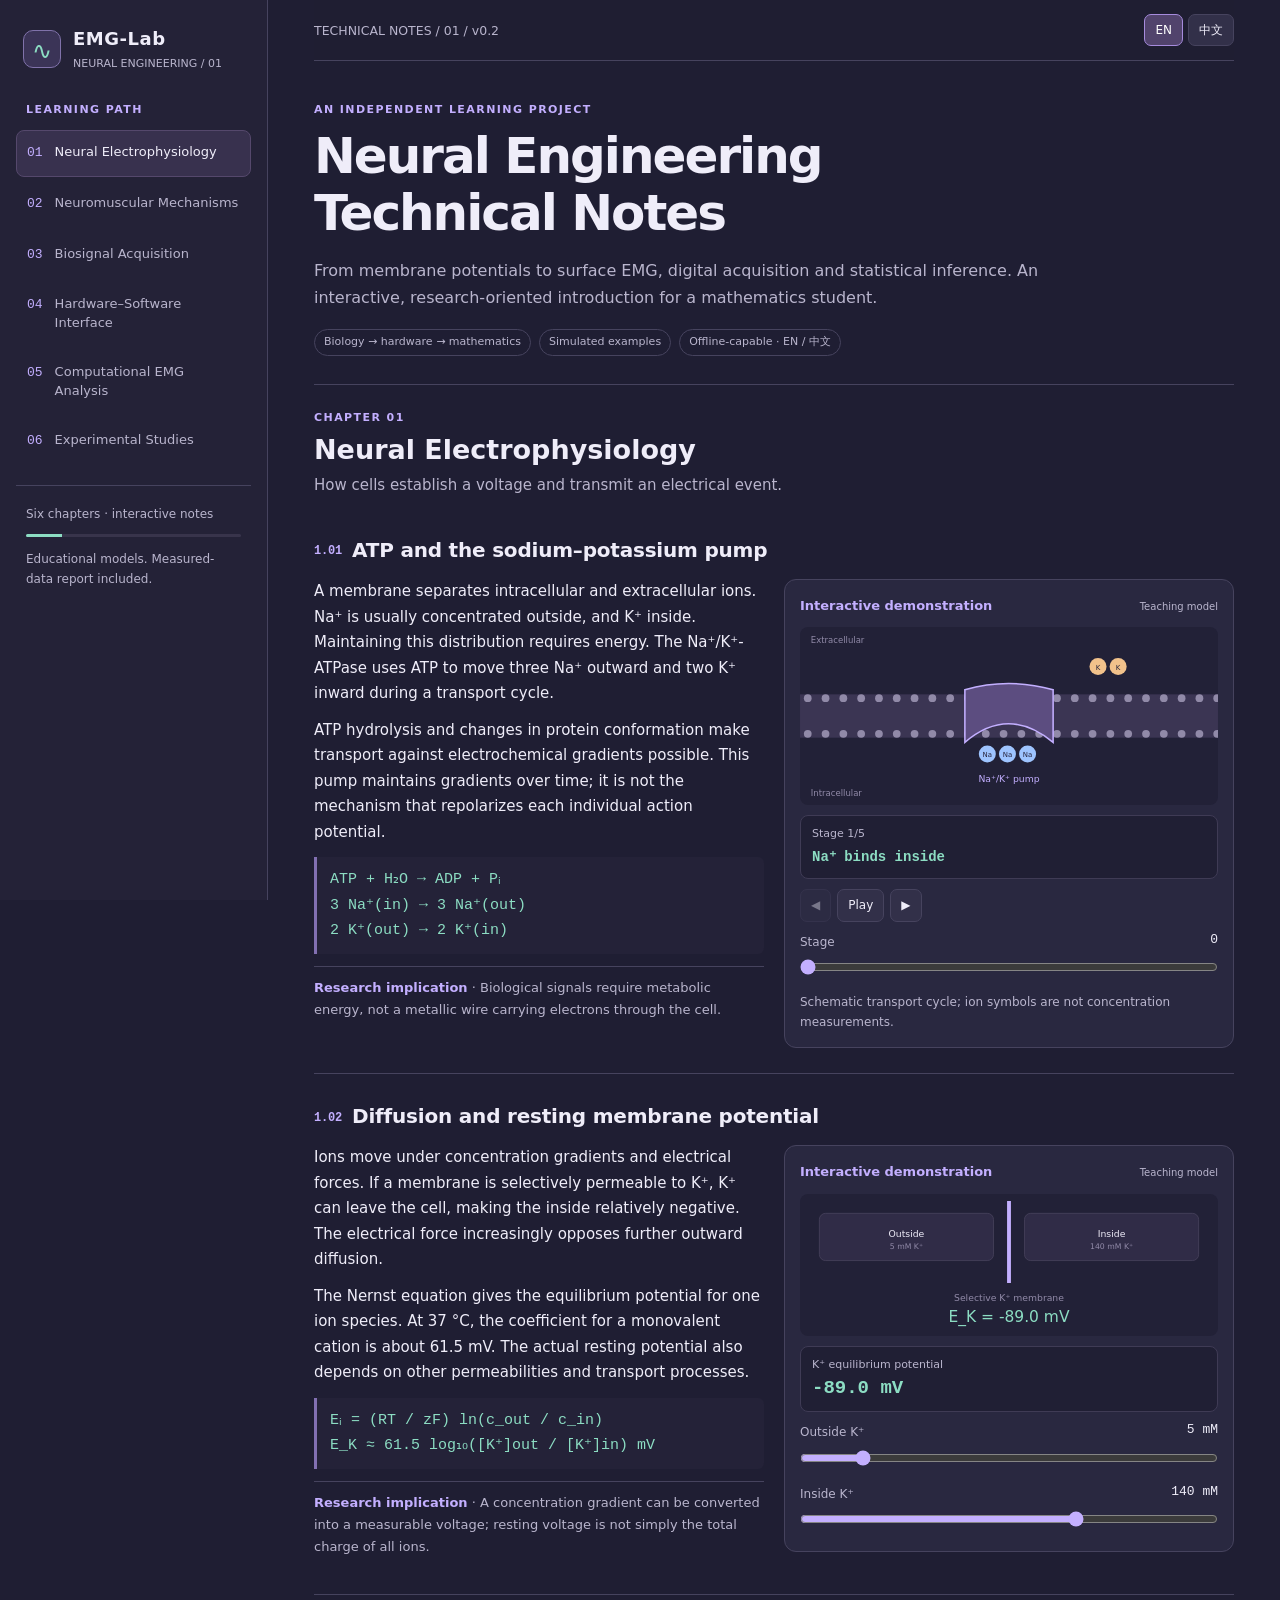
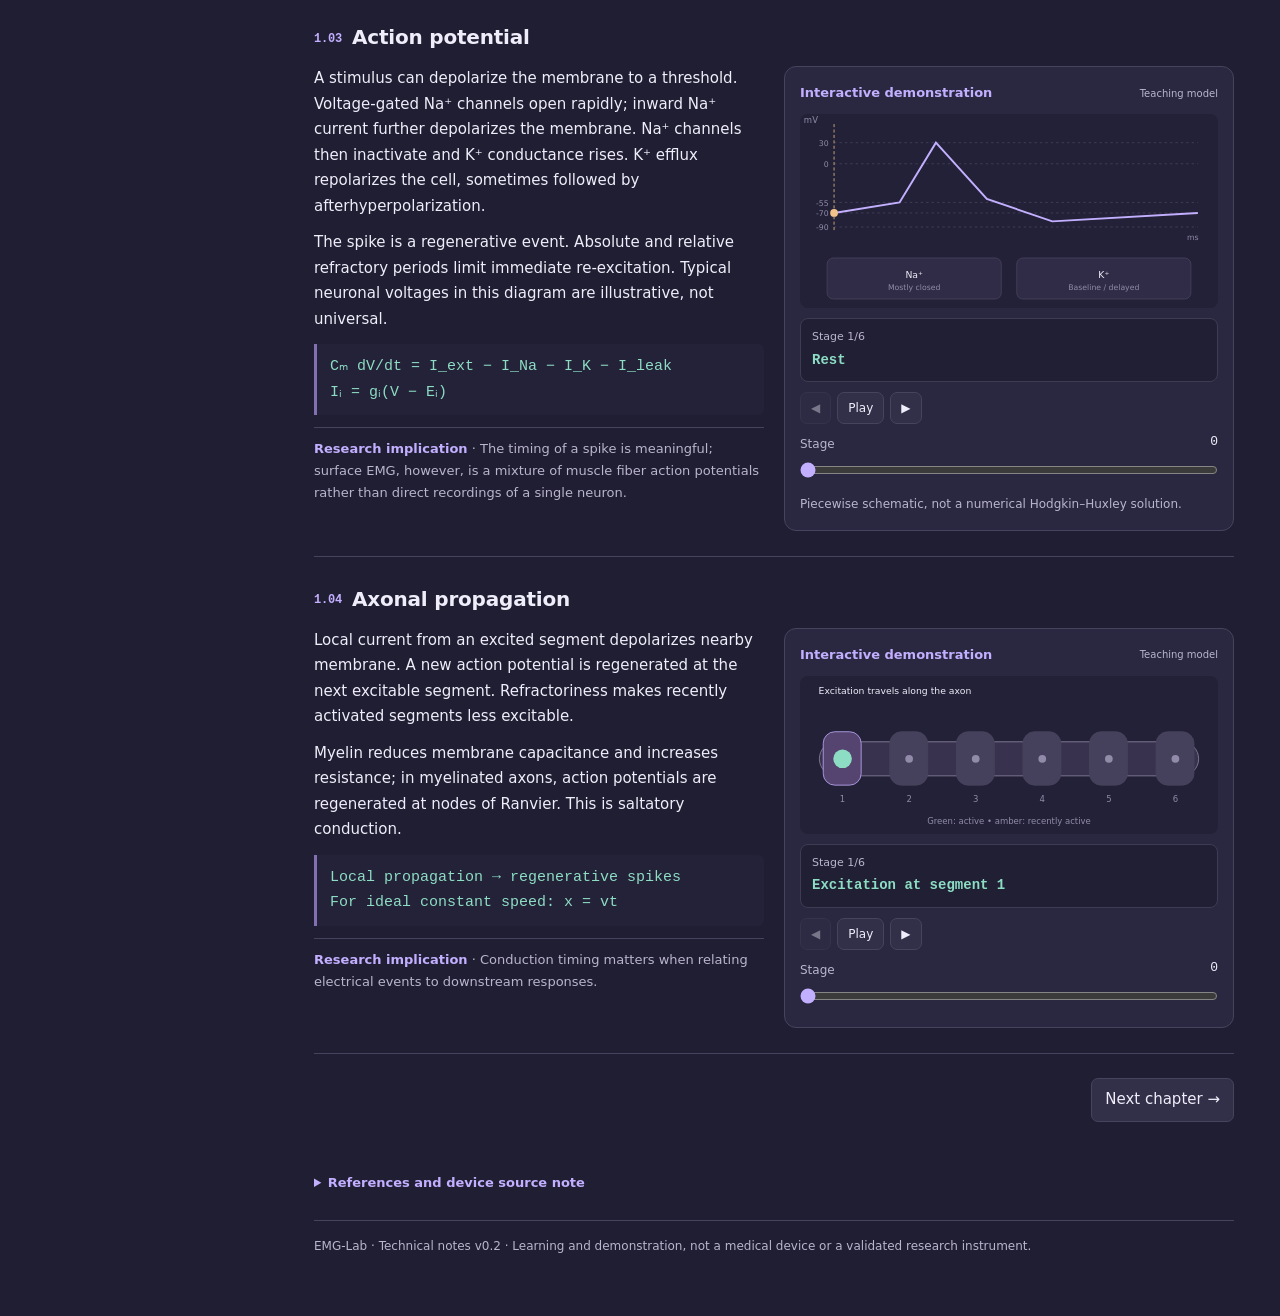
<file: docs/index.html>
<!doctype html>
<html lang="en"><head><meta charset="utf-8"><meta name="viewport" content="width=device-width,initial-scale=1"><meta name="color-scheme" content="dark"><title>EMG-Lab | Neural Engineering Notes</title>
<style>
:root{--bg:#1f1e33;--panel:#292840;--panel2:#323049;--line:#46435e;--text:#efedf9;--muted:#b9b5cd;--purple:#c3afff;--green:#8cddc3;--gold:#f2c28b;--blue:#9ec4ff;--red:#ffadac;--nav:268px}*{box-sizing:border-box}html{scroll-behavior:smooth}body{margin:0;background:var(--bg);color:var(--text);font:15px/1.7 system-ui,-apple-system,BlinkMacSystemFont,"Segoe UI",sans-serif}a{color:var(--purple);text-underline-offset:3px}button,input,select{font:inherit}button,select{cursor:pointer}button{color:var(--text);background:var(--panel2);border:1px solid var(--line);border-radius:7px;padding:8px 13px}button:hover,button:focus-visible{border-color:var(--purple)}button.active{background:#51436c;border-color:#a68bdd;color:#fff}button:disabled{opacity:.4;cursor:default}input[type=range]{accent-color:var(--purple);width:100%;margin:7px 0}input[type=text],textarea,select{background:#201f34;color:var(--text);border:1px solid var(--line);border-radius:6px;padding:9px;width:100%;font-family:inherit}textarea{resize:vertical;min-height:75px}input:focus-visible,button:focus-visible,textarea:focus-visible,a:focus-visible{outline:2px solid var(--green);outline-offset:3px}aside{position:fixed;inset:0 auto 0 0;width:var(--nav);background:#242237;border-right:1px solid var(--line);padding:24px 16px;overflow:auto;z-index:10}.brand{display:flex;gap:12px;align-items:center;margin:0 7px 28px}.brandmark{width:38px;height:38px;border:1px solid #8072aa;border-radius:10px;background:#3b3457;display:grid;place-items:center;color:var(--green);font-size:24px}.brand strong{display:block;font-size:18px;letter-spacing:.03em}.brand small{display:block;color:var(--muted);font-size:11px}.navlabel,.eyebrow{font-size:11px;text-transform:uppercase;letter-spacing:.13em;color:var(--purple);font-weight:650}.navlabel{margin:0 10px 10px}nav a{display:flex;gap:12px;align-items:start;color:var(--muted);text-decoration:none;padding:12px 10px;border-radius:8px;margin:4px 0;border:1px solid transparent;line-height:1.45}nav a.active{background:#38314e;border-color:#55486c;color:var(--text)}nav a:hover{background:var(--panel2)}nav .num{font:13px/1.6 ui-monospace,monospace;color:var(--purple);flex-shrink:0}nav a span:last-child{font-size:13px}.asidefoot{border-top:1px solid var(--line);padding:18px 10px;margin-top:20px;color:var(--muted);font-size:12px}main{margin-left:var(--nav);max-width:1440px;padding:0 46px 60px}.top{position:sticky;top:0;z-index:5;background:rgba(31,30,51,.97);display:flex;justify-content:space-between;align-items:center;gap:10px;border-bottom:1px solid var(--line);padding:14px 0;backdrop-filter:blur(8px)}.top small{color:var(--muted)}.lang{display:flex;gap:5px}.lang button{padding:5px 10px;font-size:12px}.hero{padding:40px 0 28px;max-width:1000px}.hero h1{font-size:clamp(29px,4.2vw,50px);line-height:1.13;margin:8px 0 12px;letter-spacing:-.04em}.hero p{color:var(--muted);max-width:770px;font-size:16px}.chips{display:flex;gap:8px;flex-wrap:wrap;margin-top:18px}.chip{font-size:11px;border:1px solid var(--line);padding:3px 9px;border-radius:20px;color:var(--muted)}.chapter{display:none;max-width:1080px}.chapter.active{display:block}.chapterhead{border-top:1px solid var(--line);padding:24px 0 4px}.chapterhead h2{font-size:27px;margin:5px 0 2px;line-height:1.25}.chapterhead p{margin:6px 0;color:var(--muted)}article{padding:25px 0;border-bottom:1px solid var(--line)}article h3{margin:0 0 12px;font-size:20px;letter-spacing:-.01em}article h3 .index{font-size:12px;color:var(--purple);margin-right:10px;vertical-align:middle;font-family:ui-monospace,monospace}.columns{display:grid;grid-template-columns:minmax(0,1fr) minmax(0,1fr);gap:20px;align-items:start}.copy p{margin:0 0 11px}.math{font:15px/1.7 ui-monospace,SFMono-Regular,Consolas,monospace;color:var(--green);background:#242238;border-left:3px solid #8270b2;border-radius:0 6px 6px 0;padding:10px 13px;margin:12px 0;white-space:pre-wrap;overflow-wrap:anywhere}.research{font-size:13px;color:var(--muted);margin-top:13px;padding-top:10px;border-top:1px solid var(--line)}.research strong{color:var(--purple)}.demo{border:1px solid var(--line);border-radius:12px;padding:15px;background:var(--panel);min-width:0}.demohead{display:flex;align-items:center;justify-content:space-between;gap:10px;margin-bottom:10px}.demohead strong{font-size:13px;color:var(--purple)}.demohead small{color:var(--muted);font-size:10px}.control{margin-top:10px}.control label{display:flex;justify-content:space-between;gap:6px;font-size:12px;color:var(--muted)}.control output{color:var(--text);font:13px ui-monospace,monospace}.metrics{display:flex;gap:8px;flex-wrap:wrap;margin:10px 0}.metric{background:#201f34;border:1px solid #3f3b55;border-radius:8px;padding:9px 11px;flex:1;min-width:90px}.metric small{display:block;color:var(--muted);font-size:11px}.metric strong{color:var(--green);font:600 19px/1.45 ui-monospace,monospace;overflow-wrap:anywhere}.note{font-size:12px;color:var(--muted);margin:8px 0 0}.buttons{display:flex;gap:6px;flex-wrap:wrap;margin:8px 0}.buttons button{font-size:12px;padding:5px 10px}svg{display:block;width:100%;height:auto;background:#222137;border-radius:8px}svg text{font-family:system-ui,sans-serif}table{border-collapse:collapse;width:100%;font-size:13px;line-height:1.5}th,td{padding:8px 9px;border-bottom:1px solid var(--line);text-align:left}th{color:var(--purple);font-weight:600}td{overflow-wrap:anywhere}pre.code{white-space:pre-wrap;overflow-wrap:anywhere;font:12px/1.7 ui-monospace,monospace;background:#201f34;padding:12px;border-radius:6px;margin:10px 0;color:var(--green)}.sequence{display:grid;gap:3px;grid-template-columns:repeat(6,minmax(0,1fr));margin:4px 0 10px}.sequence span{background:#3b3455;text-align:center;padding:7px 0;border-radius:5px;font-family:ui-monospace,monospace;font-size:13px}.sequence span.neg{background:#61473f}.sequence span.blank{color:var(--muted);background:#333047}.chain{display:flex;align-items:center;gap:6px;flex-wrap:wrap;margin:10px 0}.chain span{padding:6px 9px;border:1px solid var(--line);border-radius:6px;font-size:12px}.chain b{color:var(--purple)}.warning{border-left:3px solid var(--gold);background:#3a3040;color:#f0d4b8;padding:12px 14px;border-radius:0 8px 8px 0;font-size:13px}.status{font-size:11px;color:var(--gold)}.chapterfoot{display:flex;justify-content:space-between;gap:10px;padding:24px 0}.sources{font-size:13px;color:var(--muted);margin:26px 0}.sources summary{cursor:pointer;color:var(--purple);font-weight:600}.sources a{overflow-wrap:anywhere}.progressline{height:3px;background:#38344b;border-radius:9px;overflow:hidden;margin-top:10px}.progressline i{display:block;height:100%;background:var(--green);transition:width .2s}.mobilebrand{display:none}footer{font-size:12px;color:var(--muted);padding-top:15px;border-top:1px solid var(--line)}@media(max-width:1120px){main{padding:0 28px 40px}.columns{grid-template-columns:1fr}.copy{max-width:850px}}@media(max-width:720px){aside{position:relative;width:auto;padding:14px;border-right:0;border-bottom:1px solid var(--line)}.brand{margin:0 0 10px}.navlabel,.asidefoot{display:none}nav{display:grid;grid-template-columns:repeat(2,1fr);gap:4px}nav a{margin:0;padding:7px;gap:7px}nav a span:last-child{font-size:11px}main{margin:0;padding:0 15px 30px}.hero{padding:24px 0 20px}.top small{font-size:11px}.chapterhead h2{font-size:23px}article h3{font-size:18px}.demo{padding:10px}}@media(prefers-reduced-motion:reduce){*{scroll-behavior:auto!important;transition:none!important}}
</style></head>
<body><aside><div class="brand"><div class="brandmark">∿</div><div><strong>EMG-Lab</strong><small>NEURAL ENGINEERING / 01</small></div></div><div class="navlabel" data-en="Learning path" data-zh="知识路径">Learning path</div><nav id="nav" aria-label="Chapters"></nav><div class="asidefoot"><div data-en="Six chapters · interactive notes" data-zh="六章 · 交互式技术笔记">Six chapters · interactive notes</div><div class="progressline"><i id="progress"></i></div><p data-en="Educational models. Measured-data report included." data-zh="教学模型；已附实测数据报告。">Educational models. Measured-data report included.</p></div></aside>
<main><header class="top"><small id="crumb">TECHNICAL NOTES / v0.2</small><div class="lang" aria-label="Language"><button id="en" type="button" class="active">EN</button><button id="zh" type="button">中文</button></div></header><section class="hero"><div class="eyebrow" data-en="An independent learning project" data-zh="独立学习与工程实践项目">An independent learning project</div><h1 data-en="Neural Engineering<br>Technical Notes" data-zh="神经工程<br>交互式技术笔记">Neural Engineering<br>Technical Notes</h1><p data-en="From membrane potentials to surface EMG, digital acquisition and statistical inference. An interactive, research-oriented introduction for a mathematics student." data-zh="从膜电位到表面肌电、数字采集和统计推断。一套以数学背景为起点、面向科研实践的交互式入门笔记。">From membrane potentials to surface EMG, digital acquisition and statistical inference. An interactive, research-oriented introduction for a mathematics student.</p><div class="chips"><span class="chip" data-en="Biology → hardware → mathematics" data-zh="生物机制 → 硬件 → 数学">Biology → hardware → mathematics</span><span class="chip" data-en="Simulated examples" data-zh="模拟教学数据">Simulated examples</span><span class="chip" data-en="Offline-capable · EN / 中文" data-zh="离线可用 · 中英双语">Offline-capable · EN / 中文</span></div></section><div id="chapters"></div><footer><span data-en="EMG-Lab · Technical notes v0.2 · Learning and demonstration, not a medical device or a validated research instrument." data-zh="EMG-Lab · 技术笔记 v0.2 · 学习与演示用途，不是医疗器械或经过验证的科研仪器。">EMG-Lab · Technical notes v0.2 · Learning and demonstration, not a medical device or a validated research instrument.</span></footer></main>
<script>
'use strict';
const T=(en,zh)=>lang==='zh'?zh:en;
let lang='en',current=0,visited=new Set(),timers=[];
try{if(localStorage.getItem('emg-lang')==='zh')lang='zh'}catch(e){}
const titles=[['Neural Electrophysiology','神经电生理'],['Neuromuscular Mechanisms','神经肌肉机制'],['Biosignal Acquisition','生物电信号采集'],['Hardware–Software Interface','硬件与软件接口'],['Computational EMG Analysis','计算肌电分析'],['Experimental Studies','实验研究']];
const desc=[['How cells establish a voltage and transmit an electrical event.','细胞如何建立电压并传播电活动。'],['How a motor command becomes muscle force.','运动指令如何转化为肌肉力量。'],['How an analog biological signal becomes a digital sequence.','模拟生物电信号如何变成数字序列。'],['How eight integers travel from a sensor to a program.','八个整数如何从传感器传到程序。'],['How to describe, relate, predict and infer from EMG.','如何用肌电数据进行描述、关系分析、预测与推断。'],['How to separate functioning software from evidence about a biological system.','如何区分可运行软件与真实生物系统的实验依据。']];
const content=[[],[],[],[],[],[]];
function add(ch,id,title,paragraphs,math,research,demo){content[ch-1].push({id,title,paragraphs,math,research,demo})}
const fmt=(x,n=3)=>Number.isFinite(x)?(Math.abs(x)<10**(-n)/2?0:x).toFixed(n):'—';
const avg=a=>a.reduce((s,x)=>s+x,0)/a.length;
const rms=a=>Math.sqrt(avg(a.map(x=>x*x)));
const sd=a=>Math.sqrt(avg(a.map(x=>(x-avg(a))**2)));
const range=n=>Array.from({length:n},(_,i)=>i);
const sin=(f,t)=>Math.sin(2*Math.PI*f*t);
const clamp=(x,a,b)=>Math.min(b,Math.max(a,x));
const colors={purple:'#c3afff',green:'#8cddc3',gold:'#f2c28b',blue:'#9ec4ff',muted:'#918aa8',line:'#49445e',text:'#efedf9'};
function el(tag,cls,html){const d=document.createElement(tag);if(cls)d.className=cls;if(html!==undefined)d.innerHTML=html;return d}
function safe(s){return String(s).replace(/[&<>"']/g,c=>({'&':'&amp;','<':'&lt;','>':'&gt;','"':'&quot;',"'":'&#39;'}[c]))}
function ctrl(parent,name,min,max,step,value,fn,suffix=''){let d=el('div','control'),l=el('label'),sp=el('span','',name),o=el('output','',String(value)+suffix),i=el('input');i.type='range';i.min=min;i.max=max;i.step=step;i.value=value;i.setAttribute('aria-label',name);l.append(sp,o);d.append(l,i);parent.append(d);i.oninput=()=>{o.textContent=i.value+suffix;fn(+i.value)};return i}
function buttons(p,options,initial,fn){let d=el('div','buttons');options.forEach(([v,label])=>{let b=el('button',v===initial?'active':'',label);b.type='button';b.onclick=()=>{[...d.children].forEach(x=>x.classList.remove('active'));b.classList.add('active');fn(v)};d.append(b)});p.append(d);return d}
function metrics(p,items){let d=el('div','metrics');items.forEach(([a,b])=>d.append(el('div','metric',`<small>${safe(a)}</small><strong>${safe(b)}</strong>`)));p.replaceChildren(d)}
function note(p,text){p.append(el('p','note',text))}
function draw(p,body,h=180){p.innerHTML=`<svg viewBox="0 0 540 ${h}" role="img" aria-label="${T('Interactive scientific diagram','交互式科学图示')}">${body}</svg>`}
function txt(x,y,s,c=colors.muted,size=11,anchor='start'){return `<text x="${x}" y="${y}" fill="${c}" font-size="${size}" text-anchor="${anchor}">${safe(s)}</text>`}
function line(x1,y1,x2,y2,c=colors.line,w=1,dash=''){return `<path d="M${x1} ${y1} L${x2} ${y2}" fill="none" stroke="${c}" stroke-width="${w}" ${dash?'stroke-dasharray="'+dash+'"':''}/>`}
function dot(x,y,c,r=4){return `<circle cx="${x}" cy="${y}" r="${r}" fill="${c}"/>`}
function plot(p,series,{min=-1,max=1,xmin=0,xmax=1,xlabel='t (s)',ylabel='',h=175,stems=false,points=false}={}){let left=49,right=523,top=14,bottom=h-30;const X=x=>left+(x-xmin)/(xmax-xmin)*(right-left),Y=y=>bottom-(y-min)/(max-min)*(bottom-top);let b='';for(let j=0;j<=4;j++){let y=min+(max-min)*j/4;b+=line(left,Y(y),right,Y(y))+txt(left-7,Y(y)+4,fmt(y,2),colors.muted,10,'end')}for(let j=0;j<=4;j++){let x=xmin+(xmax-xmin)*j/4;b+=txt(X(x),bottom+15,fmt(x,2),colors.muted,10,'middle')}b+=line(left,top,left,bottom,colors.muted)+line(left,bottom,right,bottom,colors.muted)+txt(right,h-3,xlabel,colors.muted,10,'end');if(ylabel)b+=txt(5,11,ylabel,colors.muted,10);for(const s of series){let values=s.values.map((v,i)=>Array.isArray(v)?v:[xmin+i/Math.max(1,s.values.length-1)*(xmax-xmin),v]);let c=s.color||colors.purple;if(s.stems||stems){for(const [x,y]of values){b+=line(X(x),Y(clamp(0,min,max)),X(x),Y(y),c,2)+dot(X(x),Y(y),c,3)}}else{let path=values.map(([x,y],i)=>`${i?'L':'M'}${X(x).toFixed(2)} ${Y(y).toFixed(2)}`).join(' ');if(!s.onlyPoints)b+=`<path d="${path}" fill="none" stroke="${c}" stroke-width="${s.width||1.7}" ${s.dash?'stroke-dasharray="4 4"':''}/>`;if(s.points||points||s.onlyPoints)values.forEach(([x,y])=>b+=dot(X(x),Y(y),c,3.6))}}draw(p,b,h)}
function boxLabel(x,y,w,h,label,sub='',active=false){return `<rect x="${x}" y="${y}" width="${w}" height="${h}" rx="8" fill="${active?'#4b3e66':'#302c47'}" stroke="${active?colors.purple:colors.line}"/>`+txt(x+w/2,y+h/2-(sub?4:0)+4,label,colors.text,12,'middle')+(sub?txt(x+w/2,y+h/2+15,sub,colors.muted,10,'middle'):'')}
function phasePlayer(parent,steps,render,ms=1300){let v=0,run=null;const head=el('div','metrics'),vis=el('div'),bs=el('div','buttons');let prev=el('button','','◀'),play=el('button','',T('Play','播放')),next=el('button','','▶');[prev,play,next].forEach(x=>{x.type='button';bs.append(x)});parent.append(vis,head,bs);const slider=ctrl(parent,T('Stage','阶段'),0,steps.length-1,1,0,n=>{stop();v=n;update()});const stop=()=>{if(run!==null){clearInterval(run);run=null}play.textContent=T('Play','播放')};function update(){slider.value=v;slider.previousSibling.lastChild.textContent=v;head.innerHTML=`<div class="metric"><small>${T('Stage','阶段')} ${v+1}/${steps.length}</small><strong style="font-size:14px">${safe(T(...steps[v]))}</strong></div>`;render(vis,v);prev.disabled=v===0;next.disabled=v===steps.length-1}prev.onclick=()=>{stop();v=Math.max(0,v-1);update()};next.onclick=()=>{stop();v=Math.min(steps.length-1,v+1);update()};play.onclick=()=>{if(run!==null){stop();return}if(v===steps.length-1)v=0;update();play.textContent=T('Pause','暂停');run=setInterval(()=>{v++;if(v>=steps.length-1){v=steps.length-1;update();stop()}else update()},ms);timers.push(run)};update()}
function meanCentered(x){const m=avg(x);return x.map(v=>v-m)}
function acf(x,k){const a=meanCentered(x);let den=a.reduce((s,v)=>s+v*v,0);return den?a.slice(0,a.length-k).reduce((s,v,i)=>s+v*a[i+k],0)/den:NaN}
function xcorr(x,y,k){return x.reduce((s,v,i)=>s+v*(y[i+k]??0),0)}
function periodogram(x,fs){const N=x.length;return range(Math.floor(N/2)+1).map(k=>{let re=0,im=0;for(let n=0;n<N;n++){let a=2*Math.PI*k*n/N;re+=x[n]*Math.cos(a);im-=x[n]*Math.sin(a)}let q=(re*re+im*im)/(fs*N);if(k>0&&!(N%2===0&&k===N/2))q*=2;return [k*fs/N,q]})}
function ols(x,y){const mx=avg(x),my=avg(y),den=x.reduce((s,v)=>s+(v-mx)**2,0);const b=x.reduce((s,v,i)=>s+(v-mx)*(y[i]-my),0)/den;return [my-b*mx,b]}
// CHAPTER 01
add(1,'pump',['ATP and the sodium–potassium pump','ATP 与钠钾泵'],[
['A membrane separates intracellular and extracellular ions. Na⁺ is usually concentrated outside, and K⁺ inside. Maintaining this distribution requires energy. The Na⁺/K⁺-ATPase uses ATP to move three Na⁺ outward and two K⁺ inward during a transport cycle.','细胞膜分隔细胞内外离子。通常细胞外 Na⁺ 浓度较高，细胞内 K⁺ 浓度较高。维持这种分布需要能量。钠钾泵每个转运循环消耗 ATP，将三个 Na⁺ 运出、两个 K⁺ 运入。'],['ATP hydrolysis and changes in protein conformation make transport against electrochemical gradients possible. This pump maintains gradients over time; it is not the mechanism that repolarizes each individual action potential.','ATP 水解与蛋白质构象变化使逆电化学梯度转运成为可能。钠钾泵长期维持离子梯度，并不是单次动作电位复极的主要机制。']], 'ATP + H₂O → ADP + Pᵢ\n3 Na⁺(in) → 3 Na⁺(out)\n2 K⁺(out) → 2 K⁺(in)', ['Biological signals require metabolic energy, not a metallic wire carrying electrons through the cell.','生物电信号依赖代谢能量，细胞内主要是离子参与导电。'], p=>{
const steps=[['Na⁺ binds inside','胞内 Na⁺ 结合'],['ATP phosphorylates the pump','ATP 使泵磷酸化'],['Na⁺ is released outside','Na⁺ 释放至胞外'],['K⁺ binds outside','胞外 K⁺ 结合'],['Dephosphorylation; K⁺ released inside','去磷酸化，K⁺ 释放至胞内']];
phasePlayer(p,steps,(v,k)=>{let b=txt(14,21,T('Extracellular','细胞外'))+txt(14,218,T('Intracellular','细胞内'))+`<rect x="0" y="87" width="540" height="56" fill="#3b3553"/>`;for(let j=0;j<24;j++){b+=dot(10+j*23,92,colors.muted,5)+dot(10+j*23,138,colors.muted,5)}let openTop=k>=2&&k<=3;b+=`<path d="M213 81 Q269 ${openTop?125:65} 327 81 L327 149 Q269 ${openTop?165:101} 213 149 Z" fill="#5c4d80" stroke="${colors.purple}" stroke-width="2"/>`;
let ions=(count,x,y,c,label)=>range(count).map(j=>dot(x+j*26,y,c,11)+txt(x+j*26,y+4,label,'#27243b',9,'middle')).join('');b+=ions(3,k===0?242:k===1?242:220,k===0?164:k===1?116:48,colors.blue,'Na');b+=ions(2,k===3?256:k===4?246:385,k===3?102:k===4?178:51,colors.gold,'K');if(k===1)b+=boxLabel(26,164,133,32,'ATP → ADP + Pᵢ','',true);if(k===2)b+=line(270,89,270,61,colors.blue,2)+txt(286,75,'↑ Na⁺',colors.blue);if(k===4)b+=line(270,148,270,164,colors.gold,2)+txt(291,163,'↓ K⁺',colors.gold);b+=txt(270,200,T('Na⁺/K⁺ pump','钠钾泵'),colors.purple,12,'middle');draw(v,b,230)});note(p,T('Schematic transport cycle; ion symbols are not concentration measurements.','转运循环示意；离子图标数量不是实际浓度。'))});
add(1,'nernst',['Diffusion and resting membrane potential','扩散与静息膜电位'],[
['Ions move under concentration gradients and electrical forces. If a membrane is selectively permeable to K⁺, K⁺ can leave the cell, making the inside relatively negative. The electrical force increasingly opposes further outward diffusion.','离子受浓度梯度和电场共同影响。若膜对 K⁺ 具有选择性通透性，K⁺ 外流可使胞内相对带负电，逐渐形成抵抗进一步外流的电场。'],['The Nernst equation gives the equilibrium potential for one ion species. At 37 °C, the coefficient for a monovalent cation is about 61.5 mV. The actual resting potential also depends on other permeabilities and transport processes.','能斯特方程描述单一离子的平衡电位。37°C 时一价阳离子的系数约为 61.5 mV。真实静息电位还取决于其他离子的通透性和转运。']], 'Eᵢ = (RT / zF) ln(c_out / c_in)\nE_K ≈ 61.5 log₁₀([K⁺]out / [K⁺]in) mV', ['A concentration gradient can be converted into a measurable voltage; resting voltage is not simply the total charge of all ions.','浓度梯度可产生电压差；静息电位不是所有离子的总电荷。'],p=>{let out=5,inside=140;let v=el('div'),m=el('div');p.append(v,m);let update=()=>{let E=61.5*Math.log10(out/inside);let b=boxLabel(25,25,225,61,T('Outside','胞外'),`${out} mM K⁺`)+boxLabel(290,25,225,61,T('Inside','胞内'),`${inside} mM K⁺`)+line(270,9,270,115,colors.purple,5);b+=txt(270,138,T('Selective K⁺ membrane','选择性 K⁺ 膜'),colors.muted,12,'middle');b+=txt(270,166,`E_K = ${fmt(E,1)} mV`,colors.green,20,'middle');draw(v,b,184);metrics(m,[[T('K⁺ equilibrium potential','K⁺ 平衡电位'),fmt(E,1)+' mV']])};ctrl(p,T('Outside K⁺','胞外 K⁺'),1,30,1,5,n=>{out=n;update()},' mM');ctrl(p,T('Inside K⁺','胞内 K⁺'),60,180,5,140,n=>{inside=n;update()},' mM');update()});
add(1,'ap',['Action potential','动作电位'],[
['A stimulus can depolarize the membrane to a threshold. Voltage-gated Na⁺ channels open rapidly; inward Na⁺ current further depolarizes the membrane. Na⁺ channels then inactivate and K⁺ conductance rises. K⁺ efflux repolarizes the cell, sometimes followed by afterhyperpolarization.','刺激可使膜去极化至阈值。电压门控 Na⁺ 通道迅速打开，Na⁺ 内流进一步去极化。随后 Na⁺ 通道失活，K⁺ 电导升高，K⁺ 外流使膜复极，有时出现后超极化。'],['The spike is a regenerative event. Absolute and relative refractory periods limit immediate re-excitation. Typical neuronal voltages in this diagram are illustrative, not universal.','尖峰是再生式电活动。不应期限制立即再次兴奋。图中的典型神经元电压只是教学示例，并非所有细胞的固定参数。']], 'Cₘ dV/dt = I_ext − I_Na − I_K − I_leak\nIᵢ = gᵢ(V − Eᵢ)', ['The timing of a spike is meaningful; surface EMG, however, is a mixture of muscle fiber action potentials rather than direct recordings of a single neuron.','尖峰时序有意义；但表面肌电是肌纤维动作电位的混合观测，不是单个神经元的直接记录。'], p=>{
let stages=[['Rest','静息'],['Depolarization to threshold','去极化至阈值'],['Na⁺ influx / upstroke','Na⁺ 内流 / 上升'],['Na⁺ inactivation; K⁺ efflux','Na⁺ 失活，K⁺ 外流'],['Afterhyperpolarization','后超极化'],['Return to rest','回到静息']];let vs=[-70,-55,30,-50,-82,-70],ts=[0,.9,1.4,2.1,3,5];phasePlayer(p,stages,(v,k)=>{const X=t=>44+t*94,Y=u=>146-(u+90)/130*118;let b='';[-90,-70,-55,0,30].forEach(u=>{b+=line(44,Y(u),514,Y(u),colors.line,1,'3 4')+txt(37,Y(u)+4,u,colors.muted,10,'end')});b+=txt(5,12,'mV')+txt(515,163,'ms',colors.muted,10,'end');b+=`<polyline points="${ts.map((t,i)=>`${X(t)},${Y(vs[i])}`).join(' ')}" fill="none" stroke="${colors.purple}" stroke-width="2.5"/>`+line(X(ts[k]),13,X(ts[k]),150,colors.gold,1,'4 3')+dot(X(ts[k]),Y(vs[k]),colors.gold,5);b+=boxLabel(35,186,225,53,'Na⁺',T(...(k===2?['Open / inward','开放 / 内流']:k===3||k===4?['Inactivated or recovering','失活或恢复中']:['Mostly closed','多数关闭'])),k===2);b+=boxLabel(280,186,225,53,'K⁺',T(...(k===3||k===4?['Conductance increased','电导升高']:['Baseline / delayed','基线 / 延迟'])),k===3||k===4);draw(v,b,250)});note(p,T('Piecewise schematic, not a numerical Hodgkin–Huxley solution.','分段示意，并非 Hodgkin–Huxley 数值解。'))});
add(1,'propagation',['Axonal propagation','轴突传播'],[
['Local current from an excited segment depolarizes nearby membrane. A new action potential is regenerated at the next excitable segment. Refractoriness makes recently activated segments less excitable.','已兴奋膜段产生局部电流，使附近膜段去极化。下一处可兴奋膜段重新生成动作电位。刚激活的膜段处于不应期，兴奋性下降。'],['Myelin reduces membrane capacitance and increases resistance; in myelinated axons, action potentials are regenerated at nodes of Ranvier. This is saltatory conduction.','髓鞘降低膜电容、提高膜电阻；有髓轴突在郎飞结重新生成动作电位，形成跳跃式传导。']], 'Local propagation → regenerative spikes\nFor ideal constant speed: x = vt', ['Conduction timing matters when relating electrical events to downstream responses.','电活动传导时序是关联神经事件与下游响应的重要信息。'],p=>{let steps=range(6).map(i=>[`Excitation at segment ${i+1}`,`第 ${i+1} 段兴奋`]);phasePlayer(p,steps,(v,k)=>{let b=txt(24,23,T('Excitation travels along the axon','兴奋沿轴突传播'),colors.text,12);b+=`<rect x="25" y="85" width="490" height="44" rx="22" fill="#39324e" stroke="${colors.muted}"/>`;range(6).forEach(i=>{let x=55+i*86;b+=`<rect x="${x-25}" y="72" width="49" height="69" rx="15" fill="${i===k?'#55446f':'#45405b'}" stroke="${i===k?colors.purple:colors.line}"/>`+dot(x,107,i===k?colors.green:i===k-1?colors.gold:colors.muted,i===k?12:5)+txt(x,163,String(i+1),colors.muted,11,'middle')});b+=txt(270,191,T('Green: active  •  amber: recently active','绿色：兴奋  •  橙色：刚兴奋'),colors.muted,11,'middle');draw(v,b,204)},900)});
// CHAPTER 02
add(2,'nmj',['Neuromuscular junction','神经肌肉接头'],[
['A motor neuron and the muscle fibers it innervates form a motor unit. When a nerve action potential reaches the terminal, calcium entry triggers acetylcholine (ACh) release. ACh activates receptors at the muscle end plate; sufficient depolarization initiates a muscle action potential.','一个运动神经元及其支配的肌纤维构成一个运动单位。神经动作电位抵达末梢时，Ca²⁺ 内流触发乙酰胆碱（ACh）释放。ACh 激活肌肉终板受体，足够的去极化引发肌纤维动作电位。'],['External electrical stimulation can excite motor axons, but a passive surface EMG sensor only observes electrical activity. These are different device functions.','外部电刺激可兴奋运动神经轴突，而被动表面肌电传感器只观测电活动。二者是不同的设备功能。']], 'Motor neuron AP → ACh → muscle AP', ['Surface EMG reflects muscle electrical activity following neural input; it does not directly measure synaptic ACh or motor neuron voltage.','表面肌电反映神经输入之后的肌肉电活动，不直接测量突触 ACh 或运动神经元电压。'],p=>{phasePlayer(p,[['Nerve spike arrives','神经尖峰抵达'],['Presynaptic Ca²⁺ entry','突触前 Ca²⁺ 内流'],['ACh crosses the synaptic cleft','ACh 跨越突触间隙'],['End plate depolarizes','终板去极化'],['Muscle action potential propagates','肌肉动作电位传播']],(v,k)=>{let b=`<path d="M215 5 H325 V55 Q375 85 355 117 Q270 146 185 117 Q165 85 215 55Z" fill="#4d3f68" stroke="${colors.purple}"/>`+txt(270,24,T('Motor axon','运动轴突'),colors.text,12,'middle');for(let j=0;j<5;j++)b+=`<circle cx="${220+j*25}" cy="${85+(j%2)*13}" r="9" fill="#2b2842" stroke="${colors.gold}"/>`;if(k===0)b+=dot(270,43,colors.green,10);if(k===1)for(let j=0;j<5;j++)b+=dot(192+j*38,116,colors.blue,4);if(k>=2&&k<=3)for(let j=0;j<9;j++)b+=dot(185+j*21,140+(j%2)*8,colors.gold,4);b+=`<rect x="25" y="167" width="490" height="54" rx="12" fill="#663e53" stroke="#ba8da2"/>`;range(6).forEach(i=>b+=`<rect x="${190+i*29}" y="159" width="13" height="18" rx="3" fill="${k>=3?colors.green:'#9b7ba3'}"/>`);if(k===4)b+=line(270,187,480,187,colors.green,3)+txt(472,204,'→ AP',colors.green,13,'end');b+=txt(270,238,T('Muscle fiber membrane','肌纤维膜'),colors.text,12,'middle');draw(v,b,252)})});
add(2,'calcium',['Excitation–contraction coupling','兴奋—收缩耦联'],[
['The muscle action potential enters T-tubules. In skeletal muscle, the voltage sensor Cav1.1 is functionally coupled to RyR1 calcium release channels in the sarcoplasmic reticulum (SR). Calcium flows from the SR into the cytosol.','肌肉动作电位沿 T 管传播。骨骼肌中电压感受器 Cav1.1 与肌浆网（SR）中的 RyR1 钙释放通道发生功能耦合。Ca²⁺ 从肌浆网释放至胞质。'],['Ca²⁺ binds troponin, shifting tropomyosin and exposing actin sites. Myosin can form cross-bridges. SERCA pumps use ATP to return calcium to the SR during relaxation. This is a chemical and mechanical coupling process, not direct electrical pulling of calcium.','Ca²⁺ 结合肌钙蛋白，移动原肌球蛋白并暴露肌动蛋白结合位点。肌球蛋白可以形成横桥。放松时 SERCA 泵消耗 ATP 将钙运回肌浆网。这是化学与机械耦联，并非电压直接吸引钙。']], 'V(t) → Ca²⁺ release → actin-site exposure → force\nIllustrative: dC/dt = release(V) − removal(C)', ['Electrical activation and mechanical force are distinct signals and may have different timing.','电激活与机械力量是不同信号，时序可能不同。'],p=>{let phases=[['Rest: calcium stored in SR','静息：钙储存在 SR'],['Depolarization reaches voltage sensor','去极化到达电压感受器'],['RyR1 opens; calcium released','RyR1 开启，钙释放'],['Calcium binds troponin','Ca²⁺ 结合肌钙蛋白'],['SERCA returns calcium','SERCA 回收钙']];phasePlayer(p,phases,(v,k)=>{let b=`<rect x="25" y="42" width="167" height="118" rx="15" fill="#3b405d" stroke="${colors.blue}"/>`+txt(108,32,'SR',colors.blue,14,'middle')+`<rect x="230" y="10" width="55" height="138" rx="10" fill="#3d3458" stroke="${colors.purple}"/>`+txt(258,26,'T-tubule',colors.purple,10,'middle')+boxLabel(188,72,57,35,'RyR1','',k===2)+boxLabel(252,72,72,35,'Cav1.1','',k===1||k===2);if(k>=1&&k<=2)b+=dot(258,44,colors.green,8);range(12).forEach(i=>{let outside=k===2||k===3;let x=outside?207+(i%6)*48:48+(i%5)*27,y=outside?154+Math.floor(i/6)*24:65+Math.floor(i/5)*29;b+=dot(x,y,colors.blue,5)});b+=line(45,220,495,220,colors.gold,5);range(8).forEach(i=>b+=dot(65+i*57,220,k===3?colors.green:colors.muted,7));b+=txt(270,244,T('Actin / troponin sites','肌动蛋白 / 肌钙蛋白位点'),colors.text,12,'middle');if(k===4)b+=txt(120,184,'SERCA / ATP ↑',colors.green,13,'middle');draw(v,b,258)})});
add(2,'crossbridge',['ATP and muscle contraction','ATP 与肌肉收缩'],[
['ATP binds myosin and permits release from actin. ATP hydrolysis primes the myosin head; after it binds an exposed actin site, phosphate release is associated with the power stroke. ADP is released and a new ATP molecule permits detachment.','ATP 与肌球蛋白结合，使其从肌动蛋白脱离。ATP 水解使肌球蛋白头部进入准备状态；与暴露的肌动蛋白位点结合后，磷酸释放与动力冲程相关。ADP 释放，新 ATP 结合后可再次脱离。'],['Repeated cycles generate force and can shorten a sarcomere by sliding filaments past one another. Filaments do not themselves become shorter. More active motor units and higher firing rates can contribute to greater force.','反复循环产生力量，并可通过肌丝相对滑动缩短肌节。肌丝自身不缩短。更多运动单位参与及更高放电率都可使力量增加。']], 'ATP → ADP + Pᵢ\nActivation and force are related, not identical.', ['EMG amplitude is influenced by recruitment and firing patterns, but is not a direct count of active motor units or a universal force measure.','肌电幅度受募集与放电模式影响，却不是运动单位数量或肌力的直接通用测量。'],p=>{let steps=[['ATP binds; detachment','ATP 结合；脱离'],['Hydrolysis primes myosin','水解使头部就绪'],['Cross-bridge forms','形成横桥'],['Power stroke; filament slides','动力冲程；肌丝滑动'],['ADP released','ADP 释放']];phasePlayer(p,steps,(v,k)=>{let shift=k>=3?22:0;let b=txt(270,20,T('Thin filament (actin)','细肌丝（肌动蛋白）'),colors.gold,12,'middle')+line(35+shift,67,505,67,colors.gold,5);range(12).forEach(i=>b+=dot(40+i*40+shift,67,colors.gold,8));b+=line(85,159,455,159,colors.purple,10)+txt(270,194,T('Thick filament (myosin)','粗肌丝（肌球蛋白）'),colors.purple,12,'middle');range(4).forEach(i=>{let x=120+i*95,tip=x+(k>=3?23:-18),y=k===0?110:k===1?95:80;b+=`<path d="M${x} 156 Q${x-12} 125 ${tip} ${y}" stroke="${colors.green}" stroke-width="7" fill="none" stroke-linecap="round"/>`+dot(tip,y,colors.green,9)});b+=txt(270,225,['ATP','ADP + Pᵢ','ADP + Pᵢ','ADP','ADP → free'][k],colors.text,13,'middle');draw(v,b,240)})});
// CHAPTER 03
add(3,'electrode',['Electrode interface and differential measurement','电极界面与差分测量'],[
['An electrode couples ionic conduction in tissue to electronic conduction in the recording circuit. Gel and skin contact affect impedance; Ag/AgCl electrodes are common for surface recordings. The amplifier measures a voltage difference through a high-input-impedance interface.','电极将组织中的离子导电与记录电路中的电子导电连接起来。凝胶与皮肤接触影响阻抗；Ag/AgCl 是常见表面电极。放大器通过高输入阻抗接口测量电位差。'],['Two measuring electrodes capture local potentials and a reference electrode establishes the circuit reference. If an identical interference term enters both measuring electrodes, subtraction cancels it. Real contact mismatch and finite common-mode rejection limit this cancellation.','两个测量电极记录局部电位，参考电极提供电路参考。若两端受到相同干扰，减法可以抵消它。真实接触阻抗差异和有限共模抑制会限制抵消效果。']], 'AgCl + e⁻ ⇌ Ag + Cl⁻  (interface example)\nV₁ = s₁ + c,   V₂ = s₂ + c\nV_diff = V₁ − V₂ = s₁ − s₂', ['Electrode contact and placement change the observation model. Differential measurements do not eliminate all noise.','电极接触和位置会改变观测模型，差分测量不能去除所有噪声。'],p=>{let common=10,err=0;let v=el('div'),m=el('div');p.append(v,m);function update(){let a=.8+common,b=.5+common*(1+err/100);draw(v,boxLabel(25,20,206,58,'V₁',fmt(a,2)+' mV')+boxLabel(309,20,206,58,'V₂',fmt(b,2)+' mV')+line(128,78,270,109,colors.purple,2)+line(412,78,270,109,colors.purple,2)+boxLabel(183,111,174,52,'V₁ − V₂',fmt(a-b,2)+' mV',true),175);metrics(m,[[T('True difference','真实差值'),'0.30 mV'],[T('Observed difference','观测差值'),fmt(a-b,2)+' mV']])}ctrl(p,T('Common interference','共同干扰'),0,20,1,10,x=>{common=x;update()},' mV');ctrl(p,T('Interference mismatch','干扰不匹配'),0,10,1,0,x=>{err=x;update()},'%');update()});
add(3,'gain',['Amplification as a black box','放大器：黑箱模型'],[
['A powered amplifier maps a small voltage difference to a larger signal. The battery provides energy; the input controls the output. We do not need to design transistors to understand the measurement pipeline.','有源放大器把微弱电压差映射为更大的信号。电池提供能量，输入控制输出。理解测量链路不需要设计晶体管。'],['A gain A multiplies the signal. A bias b can place a bipolar signal inside a unipolar ADC range. An output beyond the supply or input range clips, destroying amplitude information. Gain also amplifies noise.','增益 A 乘以信号，偏置 b 可将双极性信号移入单极性 ADC 范围。超出电源或输入范围时发生削顶，导致幅度信息丢失。增益也会放大噪声。']], 'y(t) = clip[b + A x(t), 0, 3.3 V]\nIllustrative input: x(t) = 0.5 mV × sin(2π·5t)', ['Gain, offset, clipping and noise determine what can be measured. The actual gain and input range of the purchased board still need confirmation.','增益、偏置、削顶与噪声影响可测信息。实际设备的增益和输入范围仍待确认。'],p=>{let g=1000,b=1.65;let v=el('div'),m=el('div');p.append(v,m);function up(){let a=range(401).map(i=>b+g*.0005*sin(5,i/400)),z=a.map(x=>clamp(x,0,3.3));plot(v,[{values:z,color:colors.green}],{min:0,max:3.3,ylabel:'V'});metrics(m,[[T('Gain','增益'),g+'×'],[T('Clipped points','削顶点'),fmt(a.filter(x=>x<0||x>3.3).length/a.length*100,1)+'%']])}ctrl(p,T('Gain','增益'),100,5000,100,1000,x=>{g=x;up()},'×');ctrl(p,T('DC bias','直流偏置'),0,3.3,.05,1.65,x=>{b=x;up()},' V');up();note(p,T('Hypothetical 0–3.3 V output, not a circuit schematic.','假设的 0–3.3 V 输出，不代表实际电路图。'))});
add(3,'fourier',['Fourier projection and frequency filtering','傅里叶投影与频率滤波'],[
['A mixed signal can be represented using orthogonal sine and cosine basis functions. A function inner product on [0,1] is the integral of the product. For distinct positive integer frequencies, the sine cross-product integral is zero.','混合信号可以用正交 sin、cos 基函数表示。在 [0,1] 上，函数内积是乘积积分。对不同的正整数频率，sin 的交叉乘积积分为零。'],['For example, multiply the 5 Hz and 50 Hz functions. Use the product-to-sum identity, integrate each cosine, and evaluate the endpoints. A sine multiplied by itself integrates to 1/2. This yields the coefficient by projection.','例如，将 5 Hz 与 50 Hz 的函数相乘，利用积化和差公式，积分各个 cos 项并代入上下限。sin 与自身相乘的积分等于 1/2，因此可通过投影提取系数。'],['After finding coefficients, an ideal low-pass filter retains only frequencies below its cutoff and reconstructs the remaining signal. This is a teaching model; real filters have transition bands, attenuation and phase effects. Analog filters need not explicitly compute a Fourier transform.','提取系数后，理想低通滤波器保留截止频率以内的成分并重构信号。这是教学模型；真实滤波存在过渡带、衰减和相位效应。模拟滤波器不必显式计算傅里叶变换。']], 'y(t) = sin(10πt) + 0.4 sin(100πt)\n⟨f,g⟩ = ∫₀¹ f(t)g(t) dt\n∫₀¹ sin(10πt)sin(100πt) dt\n = ½∫₀¹[cos(90πt) − cos(110πt)] dt\n = ½[sin(90πt)/(90π) − sin(110πt)/(110π)]₀¹\n = 0\n∫₀¹ sin²(10πt) dt = ½∫₀¹[1 − cos(20πt)]dt = ½\na₅ = 2∫₀¹ y(t)sin(10πt) dt = 1\na₅₀ = 2∫₀¹ y(t)sin(100πt) dt = 0.4\nFor matched discrete orthogonal columns: XᵀX = (N/2)I\nβ̂ = (XᵀX)⁻¹Xᵀy = (2/N)Xᵀy', ['Filtering changes the information available for inference. If noise overlaps the target band, frequency selection cannot perfectly separate them. Non-integer frequencies in a finite window can leak into nearby bins.','滤波会改变可用于推断的信息。噪声与目标频带重合时无法完美分离；有限窗口中的非整数频率可能产生频谱泄漏。'],p=>{let a=1,b=.4,f=5,cut=20;let raw=el('div'),prod=el('div'),out=el('div'),m=el('div');p.append(el('p','note',T('Input, first 0.2 s','输入，前 0.2 秒')),raw);ctrl(p,T('5 Hz amplitude','5 Hz 振幅'),0,1.5,.1,1,x=>{a=x;up()});ctrl(p,T('50 Hz amplitude','50 Hz 振幅'),0,1,.1,.4,x=>{b=x;up()});ctrl(p,T('Projection frequency','投影频率'),1,60,1,5,x=>{f=x;up()},' Hz');p.append(el('p','note',T('Product with candidate basis','与候选基函数的乘积')),prod,m);ctrl(p,T('Ideal low-pass cutoff','理想低通截止频率'),1,60,1,20,x=>{cut=x;up()},' Hz');p.append(el('p','note',T('Reconstructed signal','重构信号')),out);function up(){const y=t=>a*sin(5,t)+b*sin(50,t);let project=k=>2*avg(range(1000).map(i=>y(i/1000)*sin(k,i/1000)));let coeff=project(f),c5=project(5),c50=project(50);const pts=fun=>range(401).map(i=>[i/2000,fun(i/2000)]);plot(raw,[{values:pts(y)}],{min:-2.5,max:2.5,xmax:.2});plot(prod,[{values:pts(t=>y(t)*sin(f,t)),color:colors.gold}],{min:-2.5,max:2.5,xmax:.2});metrics(m,[[T('Projection integral','投影积分'),fmt(coeff/2)],[T('Coefficient','系数'),fmt(coeff)]]);plot(out,[{values:pts(t=>(cut>=5?c5*sin(5,t):0)+(cut>=50?c50*sin(50,t):0)),color:colors.green}],{min:-2.5,max:2.5,xmax:.2})}up()});
add(3,'sampling',['Sampling and aliasing','采样与混叠'],[
['Sampling records the continuous signal at discrete times. A sampling rate fₛ has interval Δt = 1/fₛ. If different analog functions produce identical samples, reconstruction is not unique.','采样是在离散时间点记录连续信号。采样率 fₛ 对应间隔 Δt = 1/fₛ。若不同模拟函数产生相同采样值，则无法唯一重构。'],['For a signal strictly band-limited below fmax, ideal sampling faster than twice fmax permits reconstruction from ideal samples. In practice an analog anti-aliasing filter is used before digitization, with additional transition-band margin.','对于最高频率低于 fmax 的带限信号，采样率大于两倍 fmax 时，理想采样允许重构。实际需要在数字化之前使用模拟抗混叠滤波器，并保留过渡带余量。']], 'tₙ = n/fₛ,   xₙ = x(tₙ)\nAt fₛ = 20 Hz:\nsin(2π·25n/20)\n = sin(2πn + πn/2)\n = sin(πn/2) = sin(2π·5n/20)\n5 Hz and 25 Hz give identical samples.\nfₛ > 2fmax  (ideal sufficient condition)', ['Aliasing is an information loss at sampling; digital filtering afterward cannot in general undo it.','混叠是采样时的信息损失；事后的数字滤波一般无法逆转。'],p=>{let fs=20,f=25;let v=el('div'),m=el('div');p.append(v,m);function up(){let samples=range(Math.floor(.4*fs)+1).map(i=>[i/fs,sin(f,i/fs)]);plot(v,[{values:range(601).map(i=>[i/1500,sin(f,i/1500)]),color:colors.muted},{values:samples,color:colors.green,points:true}],{min:-1.1,max:1.1,xmax:.4});let ali=Math.abs(((f+fs/2)%fs)-fs/2);metrics(m,[[T('Nyquist frequency','奈奎斯特频率'),fmt(fs/2,1)+' Hz'],[T('Folded frequency','折叠频率'),fmt(ali,1)+' Hz']])}ctrl(p,T('Analog frequency','模拟频率'),5,50,5,25,x=>{f=x;up()},' Hz');ctrl(p,T('Sampling rate','采样率'),5,100,5,20,x=>{fs=x;up()},' Hz');up();note(p,T('Green lines join samples for visualization, not ideal reconstruction. At 20 Hz sampling, switch 5 ↔ 25 Hz.','绿色连线仅用于观察，不代表理想重构。在 20 Hz 采样时切换 5 ↔ 25 Hz。'))});
add(3,'quantization',['Quantization and ADC resolution','量化与 ADC 分辨率'],[
['An N-bit ideal ADC has 2ᴺ codes. Quantization partitions a finite voltage range into discrete intervals. Different voltages in the same interval share a code. The model here uses floor quantization, clipping at the top code, and midpoint reconstruction.','理想 N 位 ADC 有 2ᴺ 个编码。量化将有限电压范围分割为离散区间，同一区间内的不同电压共享一个编码。这里采用向下取整、最高编码截断和区间中点重构。'],['Increasing gain can make a small input use more ADC levels, but excessive gain clips the signal. Resolution is not equal to accuracy: noise, calibration and effective bits also matter.','增加增益能让弱信号使用更多 ADC 等级，但过大增益会削顶。分辨率不等于准确度：噪声、校准与有效位数也重要。']], 'ΔV = Vspan / 2ᴺ\nQ(v) = min(2ᴺ−1, max(0, floor(v/ΔV)))\nIdeal input-referred step = ΔV / A\n12 bit, 3.3 V → ΔV ≈ 0.806 mV', ['A raw ADC code is not yet a calibrated biological voltage. The actual board ADC bit depth and gain must be verified.','ADC 原始编码不是校准后的生物电压；实际设备的位数及增益待验证。'],p=>{let bits=3,v=1.2;let plotbox=el('div'),m=el('div');p.append(plotbox,m);function up(){let n=2**bits,q=3.3/n,k=clamp(Math.floor(v/q),0,n-1);let levels=bits<=5?range(n).flatMap(j=>[[j*q,j],[(j+1)*q,j]]):range(200).map(j=>[3.3*j/199,Math.min(n-1,Math.floor(j/199*n))]);plot(plotbox,[{values:levels},{values:[[v,k]],onlyPoints:true,color:colors.gold}],{min:0,max:n-1,xmax:3.3,xlabel:'V',ylabel:'code'});metrics(m,[[T('ADC code','ADC 编码'),String(k)],[T('Step size','量化间隔'),fmt(q*1000,3)+' mV'],[T('Binary code','二进制'),k.toString(2).padStart(bits,'0')]])}buttons(p,[[3,'3 bit'],[8,'8 bit'],[12,'12 bit'],[16,'16 bit']],3,x=>{bits=x;up()});ctrl(p,T('Analog voltage','模拟电压'),0,3.3,.01,1.2,x=>{v=x;up()},' V');up()});
// CHAPTER 04
add(4,'device',['Device architecture and safety','设备架构与安全'],[
['The purchased dual-channel surface EMG kit is described in its supplied manual as a two-channel analog front end, MCU, analog outputs, battery connector and wireless USB receiver. We treat the MCU and wireless link as black boxes.','所购双通道表面肌电套件的说明书描述了双通道模拟前端、单片机、模拟输出、电池接口和无线 USB 接收器。单片机和无线链路在此作为黑箱。'],['The user-supplied manual lists 0–3.3 V analog output, 1.67 μs ADC conversion time and 115200 baud. It mentions a 9 V battery connection but also lists 4.7–5 V in its parameter table. The correct power interface must be confirmed before powering.','用户提供的说明书列出 0–3.3 V 模拟输出、1.67 μs ADC 转换时间、115200 波特率。操作说明提及 9 V 电池接口，但参数表同时列出 4.7–5 V。通电之前必须确认正确供电接口。'],['Do not attach the powered acquisition board to a person until intended human use and electrical safety have been confirmed. Never attach the stimulator and this acquisition board to a person at the same time. Keep initial tests off-body, with no stimulation.','在确认设备适合人体测量及电气安全前，不要把通电采集板连接人体。不要将电刺激仪和此采集板同时连接人体。初始验证在离体、不刺激的条件下进行。']], 'Electrodes → analog front end → ADC → MCU\n→ wireless receiver → USB serial → Python', ['The owner has demonstrated serial acquisition on a Mac. Actual sample rate, ADC bits, gain, bandwidth and channel synchronization remain unverified; a working connection does not establish calibrated instrument performance.','项目负责人已在 Mac 上完成串口采集。实际采样率、ADC 位数、增益、频带及通道同步性仍未验证；连接成功不等于完成仪器校准。'],p=>{let b='';['CH1 / CH2','AFE / ADC','MCU','Wireless','USB serial','Python'].forEach((s,i)=>{let x=20+(i%3)*172,y=20+Math.floor(i/3)*84;b+=boxLabel(x,y,155,48,s,'',i===5);if(i%3<2)b+=line(x+155,y+24,x+171,y+24,colors.purple,2)+txt(x+163,y+19,'›',colors.purple,13,'middle')});b+=line(519,68,519,88,colors.purple,2)+line(519,88,15,88,colors.purple,2)+line(15,88,15,128,colors.purple,2);draw(p,b,177);p.append(el('div','warning',T('Status: the repository includes owner-performed Mac tests and exploratory self-recordings. This diagram is a teaching model, not electrical-safety certification or a calibrated circuit schematic.','状态：仓库已包含负责人在 Mac 上的实机测试及探索性自采记录。本图是教学模型，不是电气安全认证或校准后的电路图。')))});
add(4,'packet',['Data packets and ASCII decoding','数据包与 ASCII 解码'],[
['The supplied device manual describes eight comma-separated integers, delimited by CR/LF. Each channel contains a device-labeled mean, lightly filtered ADC value, power indicator and effort grade. The mean, power and grade algorithms are not established; the application computes its own waveform statistics.','设备说明书描述由 CR/LF 分隔的八个逗号分隔整数。每通道包括设备标称均值、轻度滤波 ADC 值、功率指标和用力等级。均值、功率及等级算法尚未明确；应用程序自行计算波形统计量。'],['Text encoding sends each digit as a byte. A decoder should buffer incoming bytes until a full line is available, validate all eight integers, and retain original device output and host arrival timestamps. A host arrival time is not a sensor sampling timestamp.','文本编码将每个数字字符转为一个字节。解码器应缓冲数据直到完整行出现、验证八个整数，并保存设备原始输出与主机到达时间。主机到达时间不是传感器采样时间。']], 'Example: 2107,2112,5,0,2111,2103,6,0\n"2" → ASCII 50 → 00110010\nPython: values = [int(v) for v in line.split(",")]\nValid row: exactly eight integers', ['The exported ADC-like values are already processed by the board. Do not label them unfiltered biological voltage without calibration.','导出的 ADC 类数值已由板载程序处理；未校准时不要称其为未经滤波的生物电压。'],p=>{let input=el('textarea');input.value='2107,2112,5,0,2111,2103,6,0';input.setAttribute('aria-label',T('Example packet','示例数据包'));let out=el('div');p.append(input,out);function parse(){let a=input.value.trim().split(',');if(a.length!==8||!a.every(s=>/^[-+]?\d+$/.test(s.trim())&&Number.isSafeInteger(Number(s)))){out.innerHTML=`<p class="warning">${T('Invalid packet: expected eight integers.','无效数据包：需要八个整数。')}</p>`;return}const names=[T('Device mean','设备标称均值'),T('Filtered ADC','轻滤波 ADC'),T('Power indicator','功率指标'),T('Effort grade','用力等级')];out.innerHTML=`<table><thead><tr><th>${T('Field','字段')}</th><th>CH1</th><th>CH2</th></tr></thead><tbody>${names.map((n,i)=>`<tr><td>${n}</td><td>${Number(a[i])}</td><td>${Number(a[i+4])}</td></tr>`).join('')}</tbody></table><pre class="code">ASCII HEX: ${[...input.value.trim()].map(s=>s.charCodeAt(0).toString(16).padStart(2,'0').toUpperCase()).join(' ')}</pre>`}input.oninput=parse;parse()});
add(4,'serial',['Serial throughput and software connection','串口吞吐量与软件连接'],[
['In a common UART 8N1 format, eight data bits travel with one start bit and one stop bit. At 115200 baud, the ideal UART byte capacity is 11520 bytes per second. With a 29-byte line, the theoretical maximum is about 397 lines per second.','常见 UART 8N1 格式中，一个字节包括 8 个数据位、1 个起始位和 1 个停止位。115200 波特率下理论字节吞吐量为每秒 11520 字节。29 字节一行时理论最大约 397 行/秒。'],['This is conditional on a real 115200-bit/s bottleneck and 8N1. USB virtual serial links, wireless buffering, packet length and protocol overhead may alter observed throughput. ADC conversion rate is not the internal sampling rate or exported frame rate.','此计算假设存在实际 115200 bit/s 的瓶颈且使用 8N1。USB 虚拟串口、无线缓冲、行长和协议开销可能改变观测吞吐量。ADC 转换速率不等于内部采样率或导出帧率。'],['For an off-body test on macOS, compare `ls /dev/cu.*` before and after inserting the receiver. Verify the driver and device port before trying serial reads. The original manual describes Windows. The owner subsequently verified this receiver on macOS at /dev/cu.usbserial-10; another computer may use a different port name.','macOS 离体测试可对比插入接收器前后的 `ls /dev/cu.*`。确认驱动及设备端口后再尝试读取串口。原说明书描述 Windows 设置。负责人随后在 macOS 的 /dev/cu.usbserial-10 上完成接收验证；其他电脑的端口名称可能不同。']], 'bytes/s = baud / 10  (8N1)\nframe limit = baud / (10 × bytes_per_frame)\nExample: 115200 / (10 × 29) ≈ 397.24 frames/s', ['Frequency analysis needs a trustworthy sample rate, not merely the time at which buffered data arrives at the host.','频率分析需要可信的采样率，而不是缓冲数据到达主机的时间。'],p=>{let baud=115200,n=29;let m=el('div');p.append(m);function up(){metrics(m,[[T('Theoretical bytes/s','理论字节/秒'),fmt(baud/10,0)],[T('Theoretical frames/s','理论帧/秒'),fmt(baud/(10*n),2)]])}buttons(p,[[9600,'9600'],[57600,'57600'],[115200,'115200'],[230400,'230400']],115200,x=>{baud=x;up()});ctrl(p,T('Frame length','数据帧长度'),15,80,1,29,x=>{n=x;up()},' bytes');up();p.append(el('pre','code','# Off-body port detection\nls /dev/cu.*\n\n# After the port and framing are confirmed:\n# pip install pyserial\n# serial.Serial(port, baudrate=115200, timeout=1)\n# Read bytes, buffer lines, validate fields.'))});
// CHAPTER 05
add(5,'stats',['Mean, variance and RMS','均值、方差与 RMS'],[
['A time series is an ordered sequence. For bipolar EMG, positive and negative excursions cancel in the mean, even when activity is large. RMS and mean absolute value (MAV) describe amplitude.','时间序列是保留顺序的数据。双极性肌电的正负波动在均值中抵消，即使活动很强。RMS 与平均绝对值 MAV 描述幅度。'],['Expanding the centered square gives the identity RMS² = population variance + mean². When the signal is centered, RMS is the population standard deviation of that window. Subtracting a justified baseline prevents a large DC offset from dominating the amplitude estimate.','展开中心化平方即可得到 RMS² = 总体方差 + 均值²。信号中心化后，RMS 等于该窗口的总体标准差。减去合理的基线可防止直流偏置主导幅度估计。']], 'μ = (1/N) Σxᵢ\nRMS = √[(1/N)Σxᵢ²]\nMAV = (1/N)Σ|xᵢ|\nσ² = (1/N)Σ(xᵢ − μ)²\n = (1/N)Σxᵢ² − 2μ² + μ²\n = RMS² − μ²\nRMS² = σ² + μ²', ['Amplitude depends on electrode placement, gain, noise and physiological conditions; it is not a direct measure of force.','幅度受电极位置、增益、噪声与生理条件影响，并非直接肌力测量。'],p=>{let amp=1,bias=0;let v=el('div'),m=el('div');p.append(v,m);function up(){const x=range(400).map(i=>bias+amp*(.6*sin(20,i/400)+.3*sin(37,i/400)+.1*sin(63,i/400)));plot(v,[{values:x},{values:[avg(x),avg(x)],color:colors.gold,dash:true}],{min:-5,max:5,ylabel:'mV'});metrics(m,[[T('Mean','均值'),fmt(avg(x))],[T('RMS','均方根'),fmt(rms(x))],[T('SD','标准差'),fmt(sd(x))],[T('MAV','平均绝对值'),fmt(avg(x.map(Math.abs)))]]);};ctrl(p,T('Amplitude scale','振幅系数'),0,3,.1,1,x=>{amp=x;up()});ctrl(p,T('DC offset','直流偏置'),-2,2,.1,0,x=>{bias=x;up()},' mV');up()});
add(5,'window',['Sliding windows and activity envelope','滑动窗口与活动包络'],[
['A single RMS across a whole session hides when activity changes. Calculate RMS over short consecutive windows to obtain an amplitude time series. In a causal window, the current estimate uses the current and preceding samples only.','整个记录只计算一个 RMS 会掩盖活动发生的时刻。对连续短窗口计算 RMS 可得到幅度时间序列。因果窗口只使用当前与过去的样本。'],['Example: three blocks (−1,1,−1,1), (−3,3,−3,3), (−1,1,−1,1) give RMS values (1,3,1). Sliding by one sample makes a continuous feature sequence. Longer windows smooth noise but blur timing.','例：三个分块 (−1,1,−1,1)、(−3,3,−3,3)、(−1,1,−1,1) 的 RMS 为 (1,3,1)。每次移动一个采样点即形成连续特征序列。较长窗口平滑噪声，也模糊时间边界。']], 'rₜ = √[(1/w) Σᵢ₌ₜ₋w₊₁…ₜ xᵢ²],  t ≥ w−1\nWindow duration = w / fₛ', ['Window features are not independent observations, especially when windows overlap. Use independent trials or sessions for model validation.','窗口特征不是独立观测，尤其在窗口重叠时。模型验证应按独立试次或会话划分。'],p=>{let w=25;const fs=200,N=800;let x=range(N).map(i=>{let t=i/fs,e=.06+.8*Math.exp(-((Math.pow((t-1.15)/.45,6))))+.95*Math.exp(-Math.pow((t-2.8)/.38,6));return e*(.5*sin(22,t)+.3*sin(37,t)+.2*sin(71,t))});let v=el('div'),out=el('div'),m=el('div');p.append(el('p','note',T('Synthetic EMG','模拟肌电')),v);plot(v,[{values:x}],{min:-1,max:1,xmax:(N-1)/fs,ylabel:'mV'});ctrl(p,T('Window length','窗口长度'),1,150,1,25,n=>{w=n;up()},' samples');p.append(out,m);function up(){let pts=[];for(let i=w-1;i<N;i++)pts.push([i/fs,rms(x.slice(i-w+1,i+1))]);plot(out,[{values:pts,color:colors.green}],{min:0,max:1,xmax:(N-1)/fs,ylabel:'RMS'});metrics(m,[[T('Window duration','窗口时长'),fmt(w/fs*1000,0)+' ms']])}up()});
add(5,'psd',['Power spectral density','功率谱密度 PSD'],[
['RMS² is mean-square signal power. Fourier orthogonality makes the power of distinct frequency components additive over a matched interval. In our two-sine example, the contributions are 1²/2 = 0.5 and 0.4²/2 = 0.08. Their sum is 0.58.','RMS² 是信号均方功率。傅里叶正交性使匹配区间内不同频率的功率可相加。在双正弦示例中，两部分分别为 1²/2 = 0.5 与 0.4²/2 = 0.08，总计 0.58。'],['A PSD is power per unit frequency, not an amplitude spectrum. For real sampled data, this demo computes a one-sided rectangular-window periodogram using the DFT; interior positive frequencies are doubled, but DC and Nyquist are not. Welch estimation averages windowed segment periodograms to reduce variability.','PSD 是单位频率的功率，而非振幅谱。此演示用 DFT 计算实值采样数据的单边矩形窗周期图；内部正频率乘二，DC 与奈奎斯特频率不乘二。Welch 方法通过平均分段加窗周期图降低估计波动。']], 'X[k] = Σₙ x[n] exp(−2πikn/N)\nS[k] = |X[k]|² / (fₛN), ×2 for interior positive bins\nΔf = fₛ/N\nΣₖ S[k] Δf = (1/N)Σₙ x[n]²\nUnit: mV²/Hz for mV input', ['Spectral estimates depend on sample rate, windowing, bandwidth and preprocessing. Frequency shifts alone do not establish muscle fatigue.','频谱估计依赖采样率、窗口、频带和预处理；频率变化本身不能证明肌肉疲劳。'],p=>{let a=1,b=.4;let fs=256,N=256;let v=el('div'),m=el('div');p.append(v,m);function up(){let x=range(N).map(i=>a*sin(5,i/fs)+b*sin(50,i/fs)),P=periodogram(x,fs),sum=P.reduce((s,q)=>s+q[1]*fs/N,0);plot(v,[{values:P,stems:true}],{min:0,max:Math.max(0.01,...P.map(q=>q[1]))*1.1,xmax:fs/2,xlabel:'Hz',ylabel:'mV²/Hz'});metrics(m,[[T('5 Hz bin','5 Hz 频点'),fmt(P[5][1])],[T('50 Hz bin','50 Hz 频点'),fmt(P[50][1])],[T('Integrated PSD','PSD 积分'),fmt(sum)],[T('RMS²','RMS²'),fmt(rms(x)**2)]])}ctrl(p,T('5 Hz amplitude','5 Hz 振幅'),0,1.5,.1,1,x=>{a=x;up()});ctrl(p,T('50 Hz amplitude','50 Hz 振幅'),0,1,.1,.4,x=>{b=x;up()});up();note(p,T('1 s, 256 samples, 1 Hz bins. The density is computed, not hard-coded.','1 秒、256 点、1 Hz 频点。密度为实际计算值。'))});
add(5,'acf',['Autocorrelation','自相关 ACF'],[
['Autocorrelation compares a signal with a time-shifted copy of itself. Positive lag-one correlation suggests persistence; negative lag-one correlation suggests alternating deviations. Repeated peaks can reveal a periodic structure. Zero linear correlation does not imply independence.','自相关比较信号和其错位后的自身。正的一阶自相关提示持续性，负的一阶自相关提示交替变化，重复峰值可揭示周期结构。零线性相关不代表独立。'],['For x = (1,−1,1,−1,1,−1), the mean is zero. At lag one, five products are −1 and the full-sequence denominator is 6, giving −5/6. At lag two, four products are +1, giving 4/6. This sample ACF is not exactly the Pearson coefficient of the two truncated columns.','对于 x = (1,−1,1,−1,1,−1)，均值为零。Lag=1 时五个乘积均为 −1，完整序列的分母为 6，得到 −5/6。Lag=2 时四个乘积均为 +1，得到 4/6。该样本 ACF 不完全等于两列截断数据的 Pearson 系数。']], 'rₖ = Σₜ₌₁…N−k (xₜ−μ)(xₜ₊ₖ−μ) / Σₜ₌₁…N (xₜ−μ)²\nr₀ = 1 (nonconstant sequence)\nr₁ = −5/6,   r₂ = 4/6', ['Look for temporal dependence and potential periodicity; a trend, filter or overlapping RMS window can also produce autocorrelation.','观察时间依赖与潜在周期；趋势、滤波或重叠 RMS 窗口也会产生自相关。'],p=>{let x=[1,-1,1,-1,1,-1],k=1;let d=el('div'),v=el('div'),m=el('div');p.append(d,m,v);function up(){const shifted=x.map((_,i)=>x[i+k]),prod=x.map((q,i)=>i+k<x.length?q*x[i+k]:undefined);let row=a=>`<div class="sequence">${a.map(q=>`<span class="${q===undefined?'blank':q<0?'neg':''}">${q??'—'}</span>`).join('')}</div>`;d.innerHTML=`<p class="note">x[t]</p>${row(x)}<p class="note">x[t+k]</p>${row(shifted)}<p class="note">${T('Product','乘积')}</p>${row(prod)}`;metrics(m,[[T('Lag','滞后'),String(k)],[T('Sample ACF','样本 ACF'),fmt(acf(x,k))]]);plot(v,[{values:range(6).map(i=>[i,acf(x,i)]),stems:true,color:colors.purple},{values:[[k,acf(x,k)]],onlyPoints:true,color:colors.green}],{min:-1,max:1,xmax:5,xlabel:'lag',ylabel:'ACF'})}ctrl(p,T('Lag','滞后'),0,5,1,1,n=>{k=n;up()});up()});
add(5,'xcorr',['Cross-correlation and delay','互相关与时间延迟'],[
['Cross-correlation compares two different signals across shifts. The simple uncentered cross-correlation below multiplies overlapping values and sums them. Our two example envelopes have identical shape, but B is delayed by two samples.','互相关比较两个不同信号在各个错位下的匹配程度。下面简单的未中心化互相关将重叠位置相乘后求和。示例中两条包络形状相同，但 B 晚两个采样点。'],['At k=0 the product sum is 1; at k=2 it is 1+4+1=6. For the stated convention, a positive maximizing lag means B follows A. For real data, consider both signs, center and normalize appropriately, and use a meaningful overlap.','k=0 时乘积和为 1；k=2 时为 1+4+1=6。在此定义下，最大值对应正 Lag 表示 B 晚于 A。真实数据应考虑正负两个方向、适当中心化及归一化，并确保足够重叠。']], 'X = (0,1,2,1,0,0,0,0)\nY = (0,0,0,1,2,1,0,0)\nCxy(k) = Σₜ xₜyₜ₊ₖ\nk* = argmax Cxy(k) = 2\nIf Δt = 10 ms, delay = 20 ms', ['Timing association does not prove causality. Common input, motion artifacts, crosstalk and preprocessing can change cross-correlation.','时间关联不能证明因果关系；共同输入、运动伪迹、串扰和预处理都会改变互相关。'],p=>{let x=[0,1,2,1,0,0,0,0],y=[0,0,0,1,2,1,0,0],k=0;let v=el('div'),m=el('div'),w=el('div');p.append(v,m,w);function up(){plot(v,[{values:x,color:colors.purple,points:true},{values:x.map((_,i)=>y[i+k]??0),color:colors.green,points:true}],{min:0,max:2.3,xmax:7,xlabel:'sample'});metrics(m,[[T('Applied lag','当前滞后'),String(k)],[T('Dot-product score','乘积和'),fmt(xcorr(x,y,k),0)]]);plot(w,[{values:range(9).map(i=>[i-4,xcorr(x,y,i-4)]),stems:true},{values:[[k,xcorr(x,y,k)]],onlyPoints:true,color:colors.green}],{min:0,max:7,xmin:-4,xmax:4,xlabel:'lag'})}ctrl(p,T('Lag (B shifted left if positive)','Lag（正值时 B 左移）'),-4,4,1,0,n=>{k=n;up()});up();note(p,T('Purple = A; green = shifted B. Peak score at lag +2.','紫色 = A；绿色 = 错位后的 B。最大值在 Lag +2。'))});
add(5,'regression',['Regression and motor decoding','回归与运动解码'],[
['Extract features such as RMS from two channels, band power and selected lag coefficients. Then use these as explanatory variables for a regression model. A force target requires an independently measured force signal. The small exact linear dataset here is synthetic.','从两个通道提取 RMS、频带功率和选定滞后系数等特征，将其作为回归自变量。握力目标需要独立测量的力量数据。这里的小型完美线性数据是模拟的。'],['Ordinary least squares minimizes squared prediction error. The example (R,F) = (1,5),(2,8),(3,11),(4,14),(5,17) gives intercept 2 and slope 3. The model predicts 20 at R=6, an extrapolation beyond the training range.','OLS 最小化平方预测误差。示例 (R,F) = (1,5),(2,8),(3,11),(4,14),(5,17) 给出截距 2、斜率 3。R=6 时预测为 20，这是超出训练范围的外推。']], 'Fᵢ = β₀ + β₁Rᵢ + εᵢ\nβ̂ = (XᵀX)⁻¹Xᵀy  (full column rank)\nF̂ₜ = β̂₀ + β̂₁ RMS_A(t) + β̂₂ RMS_B(t) + …', ['Validate on held-out trials or sessions, not randomly split overlapping windows. Neither EMG-force prediction nor accuracy is established by the demonstration.','使用独立试次或会话验证，避免随机拆分重叠窗口。演示并未建立真实肌电—力量关系或准确率。'],p=>{let r=6,noise=0,x=[1,2,3,4,5];let v=el('div'),m=el('div');p.append(v,m);function up(){let y=x.map((q,i)=>2+3*q+noise*[.8,-1,.1,1,-.5][i]),[a,b]=ols(x,y);plot(v,[{values:[[0,a],[7,a+7*b]],color:colors.purple},{values:x.map((q,i)=>[q,y[i]]),onlyPoints:true,color:colors.blue},{values:[[r,a+b*r]],onlyPoints:true,color:colors.green}],{min:0,max:26,xmax:7,xlabel:'RMS',ylabel:'N'});metrics(m,[[T('Intercept','截距'),fmt(a,2)],[T('Slope','斜率'),fmt(b,2)],[T('Prediction','预测'),fmt(a+b*r,2)+' N']])}ctrl(p,T('Synthetic measurement perturbation','模拟测量扰动'),0,2,.1,0,n=>{noise=n;up()});ctrl(p,T('Input RMS','输入 RMS'),0,7,.1,6,n=>{r=n;up()});up()});
add(5,'inverse',['Forward models and inverse problems','正问题与逆问题'],[
['A forward model predicts external observations from internal states. For a known linear mixing matrix A, y = As + ε. If A is square and nonsingular and noise is ignored, s = A⁻¹y. With fewer independent observations than unknowns, multiple sources may generate the same measurement.','正问题由内部状态预测外部观测。已知线性混合矩阵 A 时，y = As + ε。若 A 为非奇异方阵且忽略噪声，则 s = A⁻¹y。独立观测少于未知量时，多个源可产生相同的测量。'],['For example, y = s₁+s₂ = 3 admits infinitely many pairs. A second independent observation 2s₁+s₂ = 4 yields s₁=1 and s₂=2. Real EMG sources are time-dependent, and the observation system is much richer than this toy example.','例如，y = s₁+s₂ = 3 有无穷多组解。再加入独立观测 2s₁+s₂ = 4，则得到 s₁=1、s₂=2。真实肌电源随时间变化，观测系统比这个玩具模型复杂得多。'],['A simplified motor-unit model represents each discharge train convolved with its motor-unit action potential template, then sums the contributions. Sparsity and physiological priors may help, but do not guarantee unique recovery.','简化的运动单位模型将每个放电序列与相应运动单位动作电位模板卷积后求和。稀疏性和生理先验有助于反演，但不保证唯一恢复。']], 'y₁ = s₁ + s₂ = 3\ny₂ = 2s₁ + s₂ = 4\ny₂ − y₁ = s₁ = 1,   s₂ = 2\ny(t) = Σᵢ (hᵢ ∗ sᵢ)(t) + ε(t)\nIllustrative regularized estimate: argminₛ ||y−As||² + λR(s)', ['The purchased two-channel device has not been shown to identify individual motor units. This section explains identifiability, not a validated decomposition algorithm.','尚未证明所购双通道设备能够识别单个运动单位。本节解释可辨识性，而非已验证的分解算法。'],p=>{let a=1;let v=el('div'),m=el('div');p.append(v,m);function up(){let b=3-a;draw(v,boxLabel(35,18,210,50,'s₁',fmt(a,1))+boxLabel(295,18,210,50,'s₂',fmt(b,1))+line(140,68,270,100,colors.purple,2)+line(400,68,270,100,colors.purple,2)+boxLabel(150,103,240,54,'y₁ = s₁ + s₂','3.0',true),170);metrics(m,[['y₁',fmt(a+b,1)],['y₂ = 2s₁ + s₂',fmt(2*a+b,1)],[T('Matches y₂ = 4?','符合 y₂ = 4？'),Math.abs(a-1)<.0001?T('Yes','是'):T('No','否')]])}ctrl(p,'s₁',0,3,.1,1,n=>{a=n;up()});up()});
// CHAPTER 06
add(6,'validation',['Engineering validation before data collection','采集前的工程验证'],[
['First test communication without any connection to a person. Record whether the receiver is recognized, whether complete eight-field lines are received, the effective frame rate, malformed line rate and stability. Without sequence numbers, missing whole frames may be impossible to count reliably.','首先进行离体通信测试。记录接收器能否识别、能否收到完整八字段行、有效帧率、畸形行率及稳定性。若没有序列编号，可能无法可靠计数整帧丢失。'],['Use deterministic synthetic signals with known values to verify the software. A 5 Hz unit sine sampled over an exact period has RMS √0.5. Two delayed pulses provide a known cross-correlation maximum. Compare integrated PSD to mean-square values.','用已知结果的确定性模拟信号验证软件。完整周期的单位 5 Hz 正弦 RMS 为 √0.5。两个延迟脉冲提供已知的互相关最大值。比较 PSD 积分与均方值。']], 'Frame rate = N_valid / elapsed time\nMalformed fraction = N_bad / N_received\nHost arrival rate ≠ confirmed sample rate', ['Record actual measured parameters and test outcomes before using the device for frequency analysis or reporting instrument performance.','频域分析及报告仪器性能之前，应记录实际测得的参数与测试结果。'],p=>{let b=el('button','',T('Run synthetic mathematical checks','运行模拟数学验证'));b.type='button';let out=el('div');p.append(b,out);function run(){let tests=mathTests();out.innerHTML=`<table><thead><tr><th>${T('Test','测试')}</th><th>${T('Result','结果')}</th></tr></thead><tbody>${tests.map(q=>`<tr><td>${safe(q[0])}</td><td style="color:${q[1]?colors.green:colors.red}">${q[1]?'PASS':'FAIL'}</td></tr>`).join('')}</tbody></table>`}b.onclick=run;note(p,T('Checks run in the browser. They do not verify the real device.','验证在浏览器执行，不验证真实设备。'));out.innerHTML=`<p class="note">${T('Click to run checks.','点击运行验证。')}</p>`});
add(6,'design',['Experimental design and repeatability','实验设计与重复性'],[
['After equipment and human-use safety are verified, a possible introductory study compares resting and different comfortable voluntary activation conditions. Keep posture, electrode configuration and acquisition parameters consistent. Use separate trials, record rest periods and report actual procedures. Do not use electrical stimulation in this initial study.','设备及人体使用安全确认后，可考虑比较放松与不同舒适自主活动条件的入门研究。保持姿势、电极配置和采集参数一致。使用独立试次，记录休息时段和实际过程。初始研究不使用电刺激。'],['A large number of samples in one trial is not a large number of independent trials. A single participant cannot establish population-level results. A measured force or motion label is necessary to validate a force or movement predictor.','一个试次中的大量采样点并不等于大量独立试次。单个参与者不能建立总体层面的结论。验证力量或运动预测需要实际测量的力量或运动标签。'],['For formal human-subject research, follow the applicable institutional requirements. The numerical example below remains synthetic; the separate technical report documents the owner\'s historical self-recordings and their limitations.','正式人体科研应遵循适用的机构要求。下面数值仍为模拟示例；独立技术报告记录了负责人已经完成的自采实验及其局限。']], 'Independent variable: activity condition\nOutcome: baseline-corrected window RMS\nExperimental unit: trial / participant, depending on claim', ['Describe variation, repeatability and uncertainty at the appropriate experimental unit. Do not treat overlapping windows as independent replicates.','在合适的实验单位层面描述变异、重复性及不确定性，不将重叠窗口视为独立重复。'],p=>{let data=[[.10,.12,.09,.11,.08],[.42,.38,.45,.41,.44],[.85,.92,.81,.88,.94]],v=el('div');p.append(v);let b='';[0,.25,.5,.75,1].forEach(y=>{b+=line(50,179-y*160,515,179-y*160)+txt(42,183-y*160,fmt(y,2),colors.muted,10,'end')});data.forEach((q,i)=>{let x=120+i*160,m=avg(q);b+=`<rect x="${x-37}" y="${179-m*160}" width="74" height="${m*160}" rx="4" fill="#51436c"/>`+line(x-40,179-m*160,x+40,179-m*160,colors.green,2);q.forEach((a,j)=>b+=dot(x+(j-2)*11,179-a*160,colors.purple,4));b+=txt(x,201,T(...[['Rest','放松'],['Low','轻度'],['Higher','较高']][i]),colors.text,12,'middle')});draw(v,b,214);p.append(el('table','',`<thead><tr><th>${T('Condition','条件')}</th><th>${T('Mean','均值')}</th><th>${T('Sample SD','样本标准差')}</th></tr></thead><tbody>${data.map((a,i)=>`<tr><td>${T(...[['Rest','放松'],['Low','轻度'],['Higher','较高']][i])}</td><td>${fmt(avg(a))}</td><td>${fmt(sd(a)*Math.sqrt(a.length/(a.length-1)))}</td></tr>`).join('')}</tbody>`));note(p,T('Fabricated demonstration values. Not observations from the kit.','虚构教学数据，不是设备观测。'))});
add(6,'evidence',['Reproducibility and project status','可复现性与项目状态'],[
['Keep the unmodified device export, parsing rules, metadata, processed data and analysis code separate. Record hardware identifiers, firmware when available, channel mapping, units, calibration, sampling and filtering settings, trial labels and timestamps. Public datasets must respect consent and privacy.','分别保存未改动的设备导出、解析规则、元数据、处理数据及分析代码。记录硬件标识、可用固件信息、通道映射、单位、校准、采样与滤波设置、试次标签和时间戳。公开数据必须尊重知情同意及隐私。'],['The repository now includes the Python acquisition application, owner-reported Mac tests, five measured CSV recordings, a reproducible analysis script and a technical report. The 25 demonstrations in these six chapters remain educational models; measured results are documented separately in reports/TECHNICAL_REPORT.md.','仓库现已包含 Python 采集程序、负责人报告的 Mac 实机验证、五份实测 CSV、可复现分析脚本与技术报告。本页六章 25 个演示仍为教学模型；实测结果另见 reports/TECHNICAL_REPORT.md。']], 'raw export → validated parser → metadata + saved data\n→ reproducible processing → documented results', ['The project demonstrates hardware integration, a local acquisition workflow and transparent exploratory analysis. It does not establish clinical performance, calibrated muscle force or a new physiological mechanism.','本项目展示了硬件接入、本地采集流程及透明的探索性分析，尚未建立临床性能、校准肌力或新的生理机制。'],p=>{const rows=[['Interactive notes','交互笔记','Implemented','已实现'],['Synthetic checks','模拟验证','Included','已包含'],['Mac/USB connection','Mac/USB 连接','Owner-tested','负责人实机验证'],['Sampling / calibration','采样与校准','Unknown','未知'],['Acquisition software','采集软件','Included','已包含'],['Self-recordings','自采记录','Included; exploratory','已包含；探索性'],['Technical report','技术报告','Included','已包含']];p.append(el('table','',`<thead><tr><th>${T('Deliverable','交付物')}</th><th>${T('Status','状态')}</th></tr></thead><tbody>${rows.map((q,i)=>`<tr><td>${T(q[0],q[1])}</td><td style="color:${i<2?colors.green:colors.gold}">${T(q[2],q[3])}</td></tr>`).join('')}</tbody>`))});
function mathTests(){const x=range(256).map(i=>sin(5,i/256)+.4*sin(50,i/256)),ps=periodogram(x,256),s=[1,-1,1,-1,1,-1],a=[0,1,2,1,0,0,0,0],b=[0,0,0,1,2,1,0,0],ab=ols([1,2,3,4,5],[5,8,11,14,17]);let near=(a,b)=>Math.abs(a-b)<1e-9;return [['RMS: sine + sine',near(rms(x)**2,.58)],['PSD: Parseval',near(ps.reduce((s,q)=>s+q[1],0),rms(x)**2)],['PSD: 5 and 50 Hz',near(ps[5][1],.5)&&near(ps[50][1],.08)],['ACF: lag 1 / 2',near(acf(s,1),-5/6)&&near(acf(s,2),4/6)],['Cross-correlation: delay',xcorr(a,b,2)===6&&range(9).every(i=>i===6||xcorr(a,b,i-4)<6)],['OLS: intercept / slope',near(ab[0],2)&&near(ab[1],3)],['Aliasing: 5 / 25 Hz',range(21).every(i=>near(sin(5,i/20),sin(25,i/20)))],['Centering identity',near(rms([1,2,3,4])**2,sd([1,2,3,4])**2+avg([1,2,3,4])**2)]]}
// Navigation and rendering
const refs=[['OpenStax Anatomy and Physiology 2e: The Action Potential','https://openstax.org/books/anatomy-and-physiology-2e/pages/12-4-the-action-potential'],['OpenStax Anatomy and Physiology 2e: Muscle Fiber Contraction and Relaxation','https://openstax.org/books/anatomy-and-physiology-2e/pages/10-3-muscle-fiber-contraction-and-relaxation'],['Analog Devices: Types of ADCs and DACs','https://www.analog.com/en/resources/technical-articles/types-of-adcs-and-dacs.html'],['Analog Devices: Basics of Band-Limited Sampling and Aliasing','https://www.analog.com/en/resources/technical-articles/basics-of-bandlimited-sampling-and-aliasing.html'],['SciPy: periodogram','https://docs.scipy.org/doc/scipy/reference/generated/scipy.signal.periodogram.html'],['SciPy: welch','https://docs.scipy.org/doc/scipy/reference/generated/scipy.signal.welch.html'],['Sichiray: dual-channel EMG module','https://www.sichiray.com/portfolio/items/emg-sensor'],['SENIAM: Placement and fixation','https://seniam.org/fixation.htm'],['SciPy: correlate','https://docs.scipy.org/doc/scipy/reference/generated/scipy.signal.correlate.html'],['SciPy: sosfiltfilt','https://docs.scipy.org/doc/scipy/reference/generated/scipy.signal.sosfiltfilt.html']];
function updateLanguage(){document.documentElement.lang=lang==='zh'?'zh-CN':'en';document.querySelectorAll('[data-en]').forEach(e=>e.innerHTML=e.dataset[lang]);document.getElementById('en').classList.toggle('active',lang==='en');document.getElementById('zh').classList.toggle('active',lang==='zh')}
function render(){timers.forEach(clearInterval);timers=[];updateLanguage();const nav=document.getElementById('nav'),host=document.getElementById('chapters');nav.replaceChildren();host.replaceChildren();titles.forEach((t,i)=>{let a=el('a',i===current?'active':'',`<span class="num">0${i+1}</span><span>${safe(T(...t))}</span>`);a.href=`#chapter-${i+1}`;a.onclick=e=>{e.preventDefault();go(i)};nav.append(a)});visited.add(current);document.getElementById('progress').style.width=visited.size/6*100+'%';document.getElementById('crumb').textContent=`TECHNICAL NOTES / 0${current+1} / v0.2`;const section=el('section','chapter active');section.id=`chapter-${current+1}`;section.append(el('div','chapterhead',`<div class="eyebrow">${T('CHAPTER','第')} 0${current+1}</div><h2>${safe(T(...titles[current]))}</h2><p>${safe(T(...desc[current]))}</p>`));content[current].forEach((a,i)=>{let article=el('article');article.id=a.id;article.append(el('h3','',`<span class="index">${current+1}.${String(i+1).padStart(2,'0')}</span>${safe(T(...a.title))}`));let cols=el('div','columns'),copy=el('div','copy');a.paragraphs.forEach(q=>{let d=el('p');d.textContent=T(...q);copy.append(d)});if(a.math){let d=el('div','math');d.textContent=a.math;copy.append(d)}copy.append(el('p','research',`<strong>${T('Research implication','科研意义')}</strong> · ${safe(T(...a.research))}`));let demo=el('div','demo');demo.dataset.demo=a.id;demo.append(el('div','demohead',`<strong>${T('Interactive demonstration','交互演示')}</strong><small>${T('Teaching model','教学模型')}</small>`));a.demo(demo);cols.append(copy,demo);article.append(cols);section.append(article)});let foot=el('div','chapterfoot');if(current>0){let b=el('button','',T('← Previous chapter','← 上一章'));b.onclick=()=>go(current-1);foot.append(b)}else foot.append(el('span'));if(current<5){let b=el('button','',T('Next chapter →','下一章 →'));b.onclick=()=>go(current+1);foot.append(b)}section.append(foot);let details=el('details','sources');details.append(el('summary','',T('References and device source note','参考资料与设备来源说明')));const groups=[[0],[1],[2,3],[6],[4,5,8,9],[7]];const list=groups[current].map(i=>`<li><a href="${refs[i][1]}" target="_blank" rel="noopener noreferrer">${refs[i][0]}</a></li>`).join('');details.append(el('div','',`${list?'<ul>'+list+'</ul>':''}<p>${T('Device-specific details are based on the user-supplied dual-channel EMG product manual (思知瑞产品资料库, 双通道肌电传感器). The manual is not reproduced. Owner-performed hardware checks and measured data are documented separately; these diagrams and numerical examples remain learning models.','设备相关细节来自用户提供的双通道肌电产品说明书（思知瑞产品资料库，《双通道肌电传感器》）。本站未转载整份说明书。负责人实机验证与实测数据另行记录；本页图示和数值示例仍为学习模型。')}</p>`));section.append(details);host.append(section)}
function go(i){current=clamp(i,0,5);history.replaceState(null,'',`#chapter-${current+1}`);render();window.scrollTo({top:0,behavior:'auto'})}document.getElementById('en').onclick=()=>{lang='en';try{localStorage.setItem('emg-lang',lang)}catch(e){}render()};document.getElementById('zh').onclick=()=>{lang='zh';try{localStorage.setItem('emg-lang',lang)}catch(e){}render()};window.addEventListener('hashchange',()=>{const m=location.hash.match(/^#chapter-([1-6])$/);if(m){current=+m[1]-1;render()}});const match=location.hash.match(/^#chapter-([1-6])$/);if(match)current=+match[1]-1;render();
</script></body></html>
</file>
